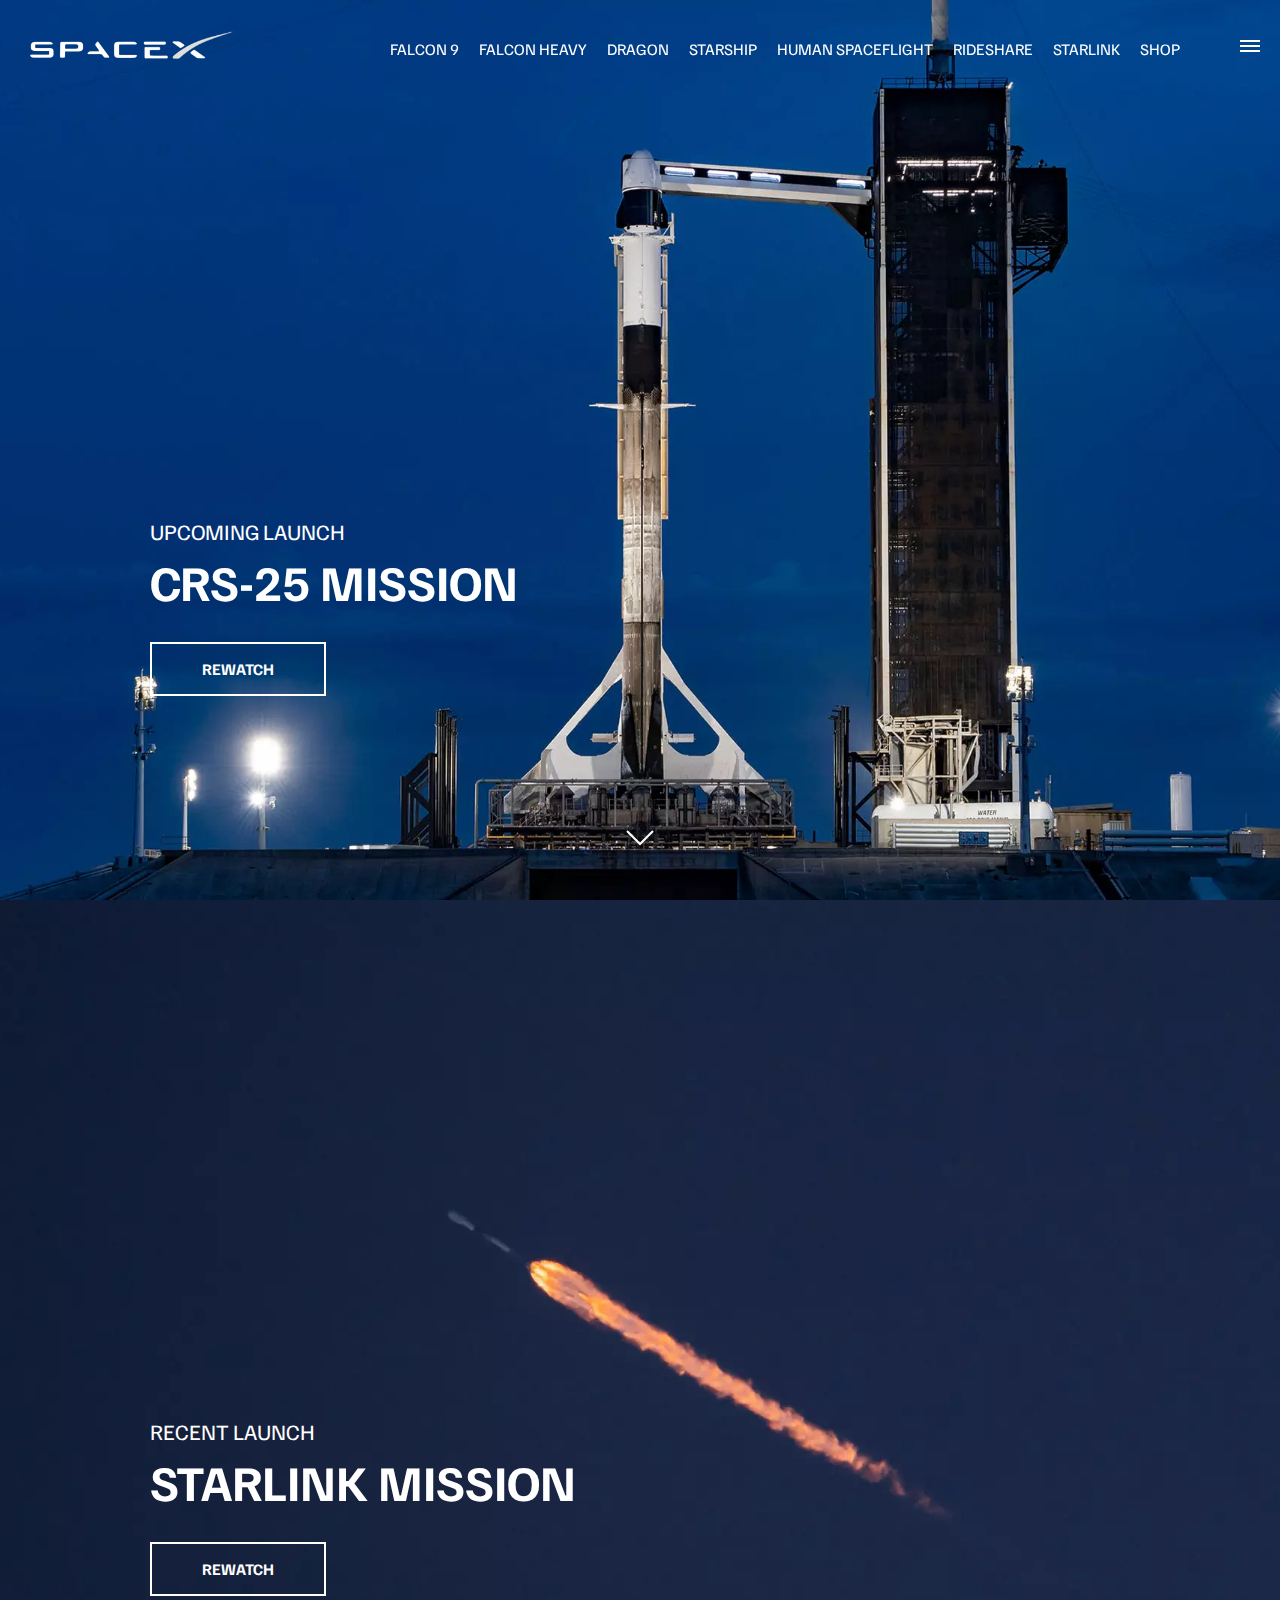
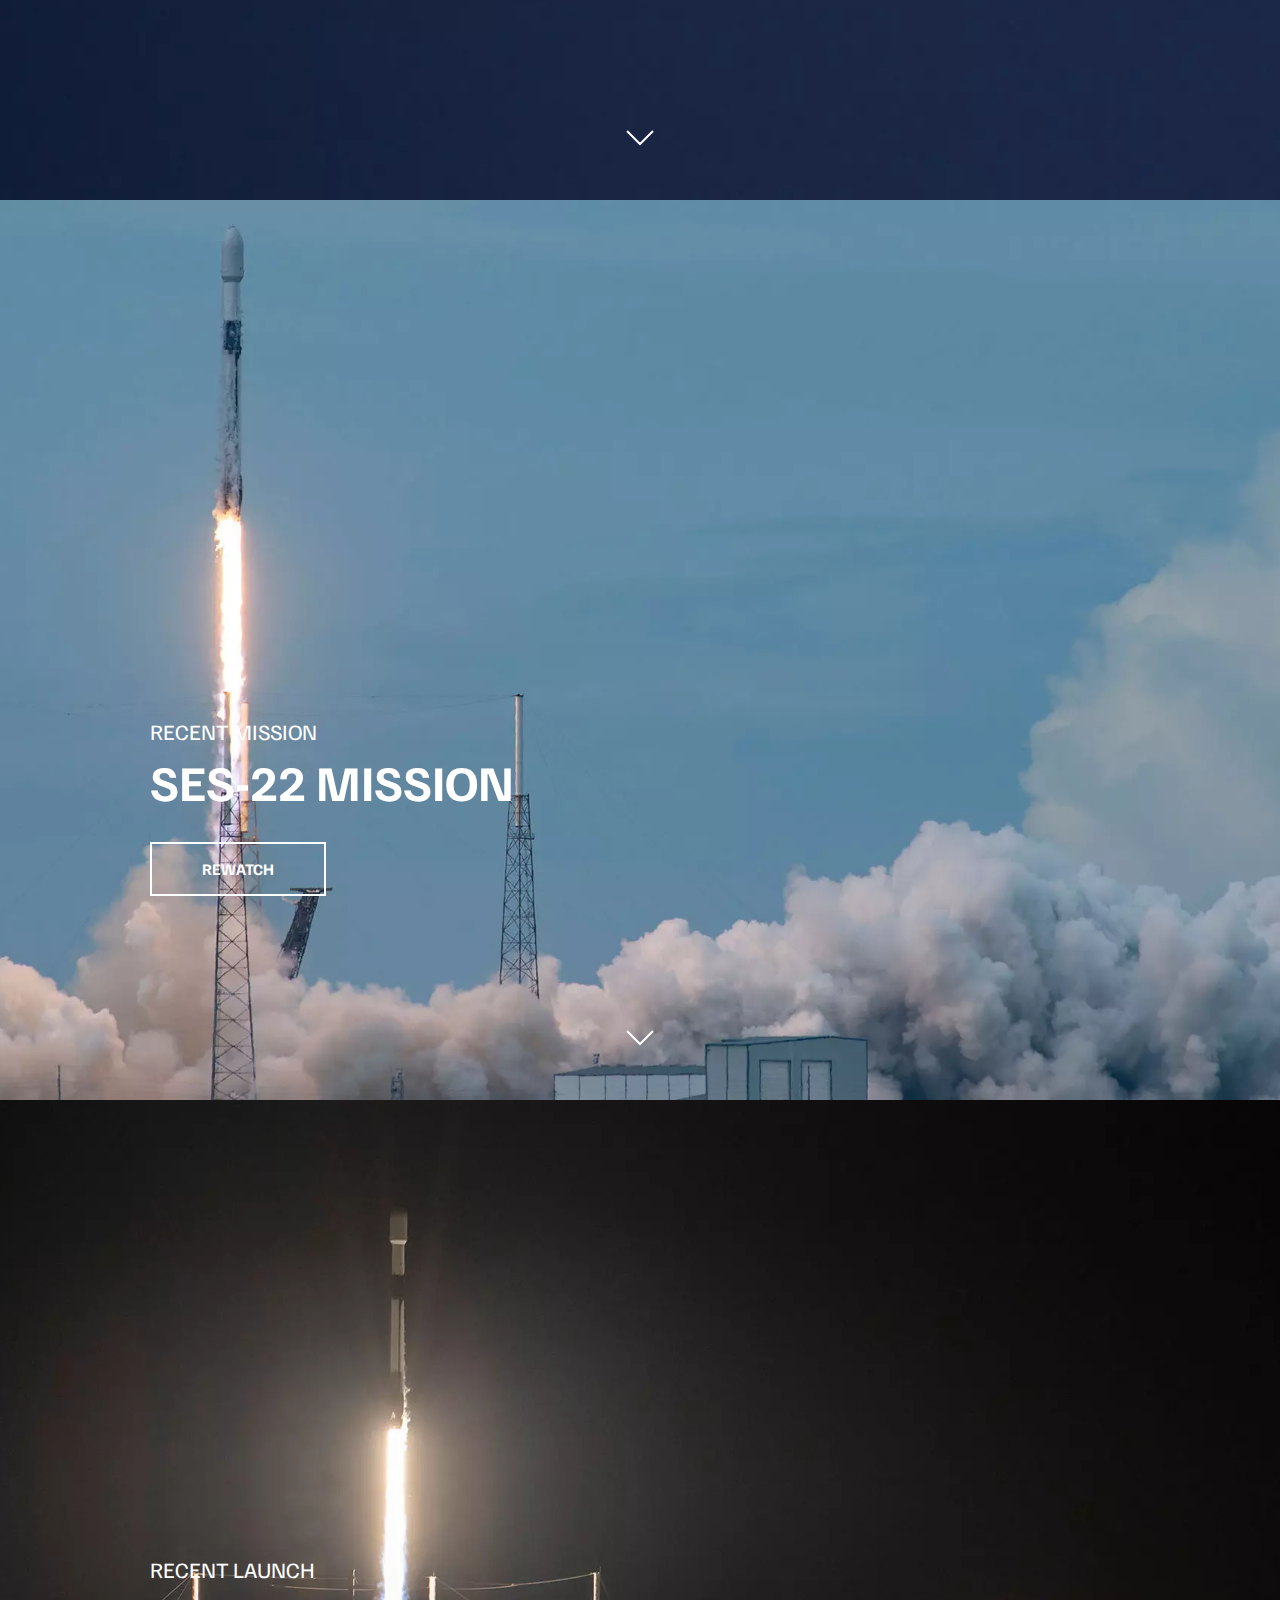
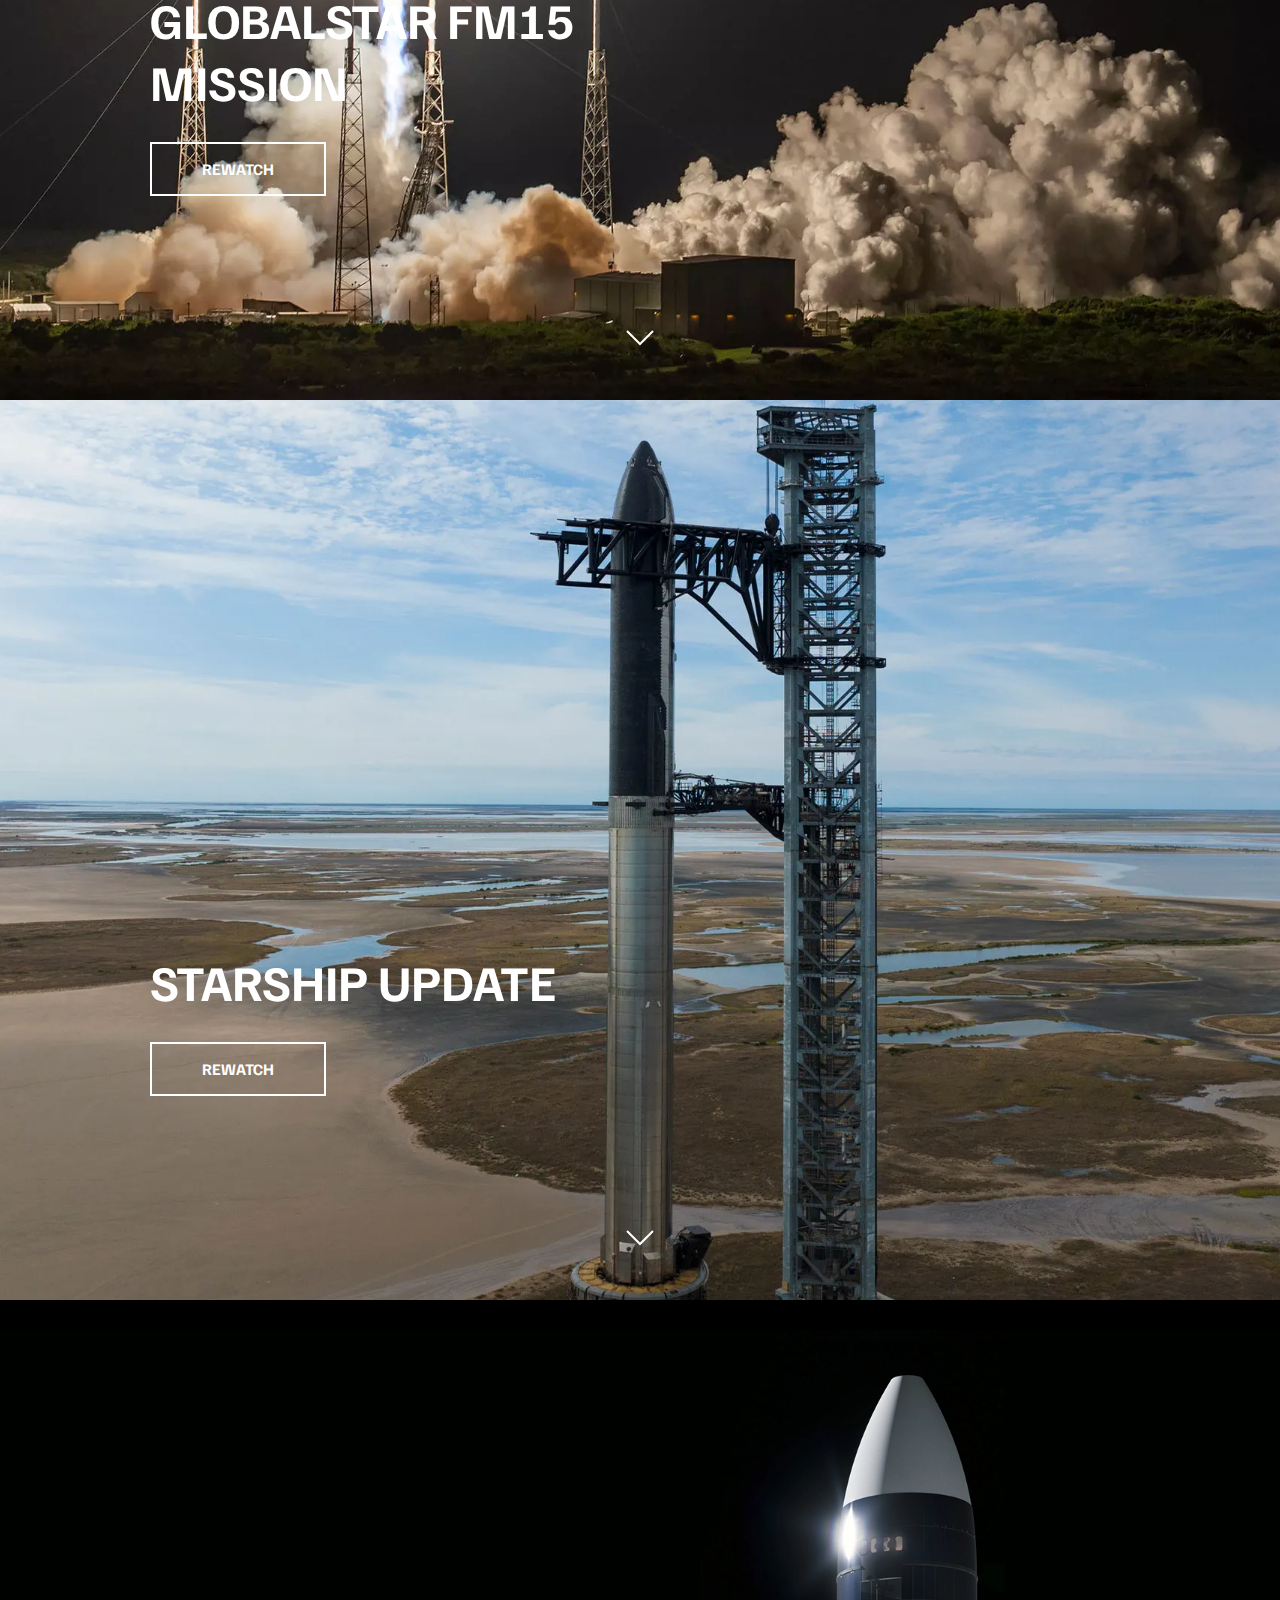
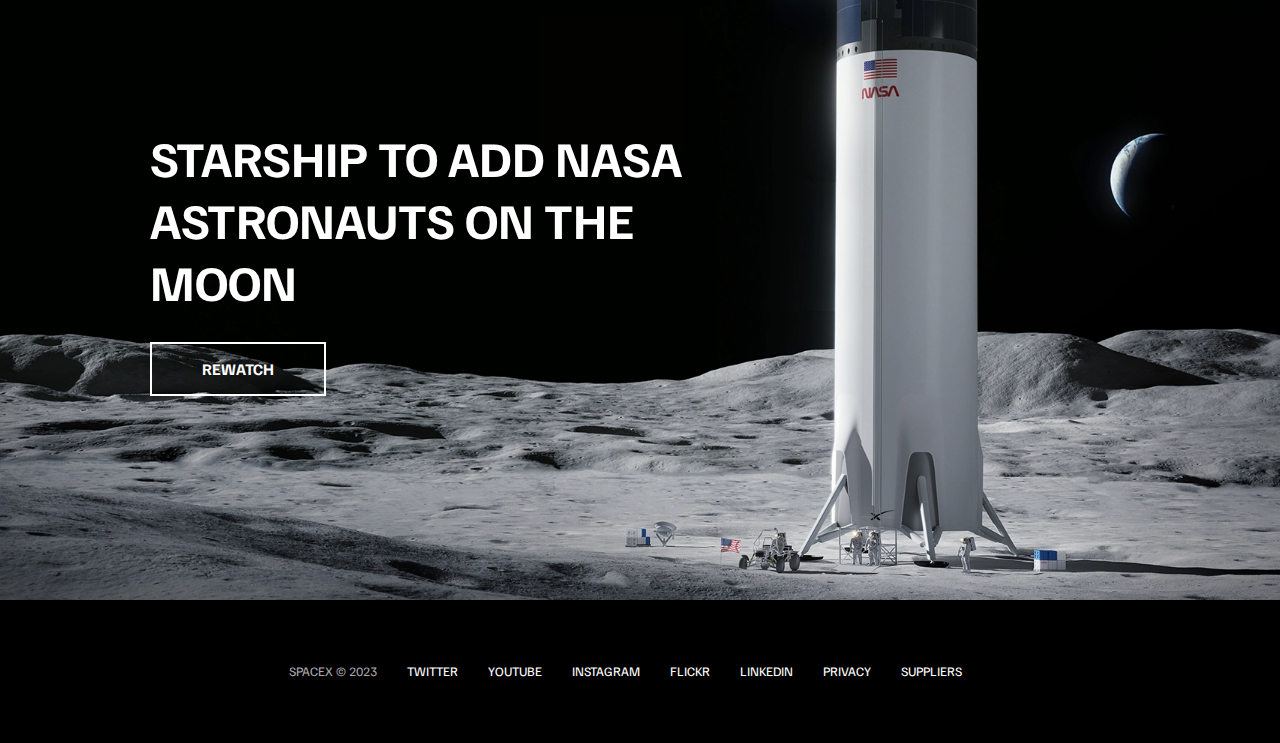
<file: index.html>
<!DOCTYPE html>
<html lang="en">
  <head>
    <meta charset="UTF-8" />
    <meta http-equiv="X-UA-Compatible" content="IE=edge" />
    <meta name="viewport" content="width=device-width, initial-scale=1.0" />
    <link rel="stylesheet" href="css/style.css" />
    <script src="js/script.js" defer></script>
    <link rel="icon" type="image/png"  href="./img/space-X_icon.png">
    <title>SpaceX</title>
  </head>
  <body>
    <div id="overlay"></div>
    <div id="mobile-menu" class="mobile-main-menu">
      <ul>
        <li><a href="#">Mission</a></li>
        <li><a href="#">Launches</a></li>
        <li><a href="#">Careers</a></li>
        <li><a href="#">Updates</a></li>
        <li><a href="#">Shop</a></li>

        <li class="mobile-only"><a href="falcon9.html">Falcon 9</a></li>
        <li class="mobile-only">
          <a href="falcon-heavy.html">Falcon Heavy</a>
        </li>
        <li class="mobile-only"><a href="dragon.html">Dragon</a></li>
        <li class="mobile-only"><a href="#">Starship</a></li>
        <li class="mobile-only"><a href="#">Human Spaceflight</a></li>
        <li class="mobile-only"><a href="#">Rideshare</a></li>
        <li class="mobile-only"><a href="#">Starlink</a></li>
      </ul>
    </div>
    <header class="main-header">
      <div class="logo">
        <a href="index.html">
          <img src="img/logo.png" alt="SpaceX" />
        </a>
      </div>
      <nav class="desktop-main-menu">
        <ul>
          <li><a href="falcon9.html">Falcon 9</a></li>
          <li><a href="falcon-heavy.html">Falcon Heavy</a></li>
          <li><a href="dragon.html">Dragon</a></li>
          <li><a href="#">Starship</a></li>
          <li><a href="#">Human Spaceflight</a></li>
          <li><a href="#">Rideshare</a></li>
          <li><a href="#">Starlink</a></li>
          <li><a href="#">Shop</a></li>
        </ul>
      </nav>
    </header>

    <!-- Hamburger Menu -->
    <button id="menu-btn" class="hamburger" type="button">
      <span class="hamburger-top"></span>
      <span class="hamburger-middle"></span>
      <span class="hamburger-bottom"></span>
    </button>

    <!-- Section A -->
    <section class="section-a">
      <div class="section-inner">
        <h4>Upcoming Launch</h4>
        <h2>CRS-25 Mission</h2>
        <a href="#" class="btn">
          <div class="hover"></div>
          <span>Rewatch</span>
        </a>
      </div>

      <div class="scroll-arrow">
        <svg width="30px" height="20px">
          <path
            stroke="#ffffff"
            fill="none"
            stroke-width="2px"
            d="M2.000,5.000 L15.000,18.000 L28.000,5.000 "
          ></path>
        </svg>
      </div>
    </section>

    <!-- Section B -->
    <section class="section-b">
      <div class="section-inner">
        <h4>Recent Launch</h4>
        <h2>Starlink Mission</h2>
        <a href="#" class="btn">
          <div class="hover"></div>
          <span>Rewatch</span>
        </a>
      </div>

      <div class="scroll-arrow">
        <svg width="30px" height="20px">
          <path
            stroke="#ffffff"
            fill="none"
            stroke-width="2px"
            d="M2.000,5.000 L15.000,18.000 L28.000,5.000 "
          ></path>
        </svg>
      </div>
    </section>

    <!-- Section C -->
    <section class="section-c">
      <div class="section-inner">
        <h4>Recent Mission</h4>
        <h2>SES-22 Mission</h2>
        <a href="#" class="btn">
          <div class="hover"></div>
          <span>Rewatch</span>
        </a>
      </div>

      <div class="scroll-arrow">
        <svg width="30px" height="20px">
          <path
            stroke="#ffffff"
            fill="none"
            stroke-width="2px"
            d="M2.000,5.000 L15.000,18.000 L28.000,5.000 "
          ></path>
        </svg>
      </div>
    </section>

    <!-- Section D -->
    <section class="section-d">
      <div class="section-inner">
        <h4>Recent Launch</h4>
        <h2>Globalstar FM15 Mission</h2>
        <a href="#" class="btn">
          <div class="hover"></div>
          <span>Rewatch</span>
        </a>
      </div>

      <div class="scroll-arrow">
        <svg width="30px" height="20px">
          <path
            stroke="#ffffff"
            fill="none"
            stroke-width="2px"
            d="M2.000,5.000 L15.000,18.000 L28.000,5.000 "
          ></path>
        </svg>
      </div>
    </section>

    <!-- Section E -->
    <section class="section-e">
      <div class="section-inner">
        <h2>Starship Update</h2>
        <a href="#" class="btn">
          <div class="hover"></div>
          <span>Rewatch</span>
        </a>
      </div>

      <div class="scroll-arrow">
        <svg width="30px" height="20px">
          <path
            stroke="#ffffff"
            fill="none"
            stroke-width="2px"
            d="M2.000,5.000 L15.000,18.000 L28.000,5.000 "
          ></path>
        </svg>
      </div>
    </section>

    <!-- Section F -->
    <section class="section-f">
      <div class="section-inner">
        <h2>Starship to add NASA astronauts on the moon</h2>
        <a href="#" class="btn">
          <div class="hover"></div>
          <span>Rewatch</span>
        </a>
      </div>
    </section>

    <footer>
      <ul>
        <li>SpaceX &copy; 2023</li>
        <li><a href="#">Twitter</a></li>
        <li><a href="#">YouTube</a></li>
        <li><a href="#">Instagram</a></li>
        <li><a href="#">Flickr</a></li>
        <li><a href="#">LinkedIn</a></li>
        <li><a href="#">Privacy</a></li>
        <li><a href="#">Suppliers</a></li>
      </ul>
    </footer>
  </body>
</html>
</file>
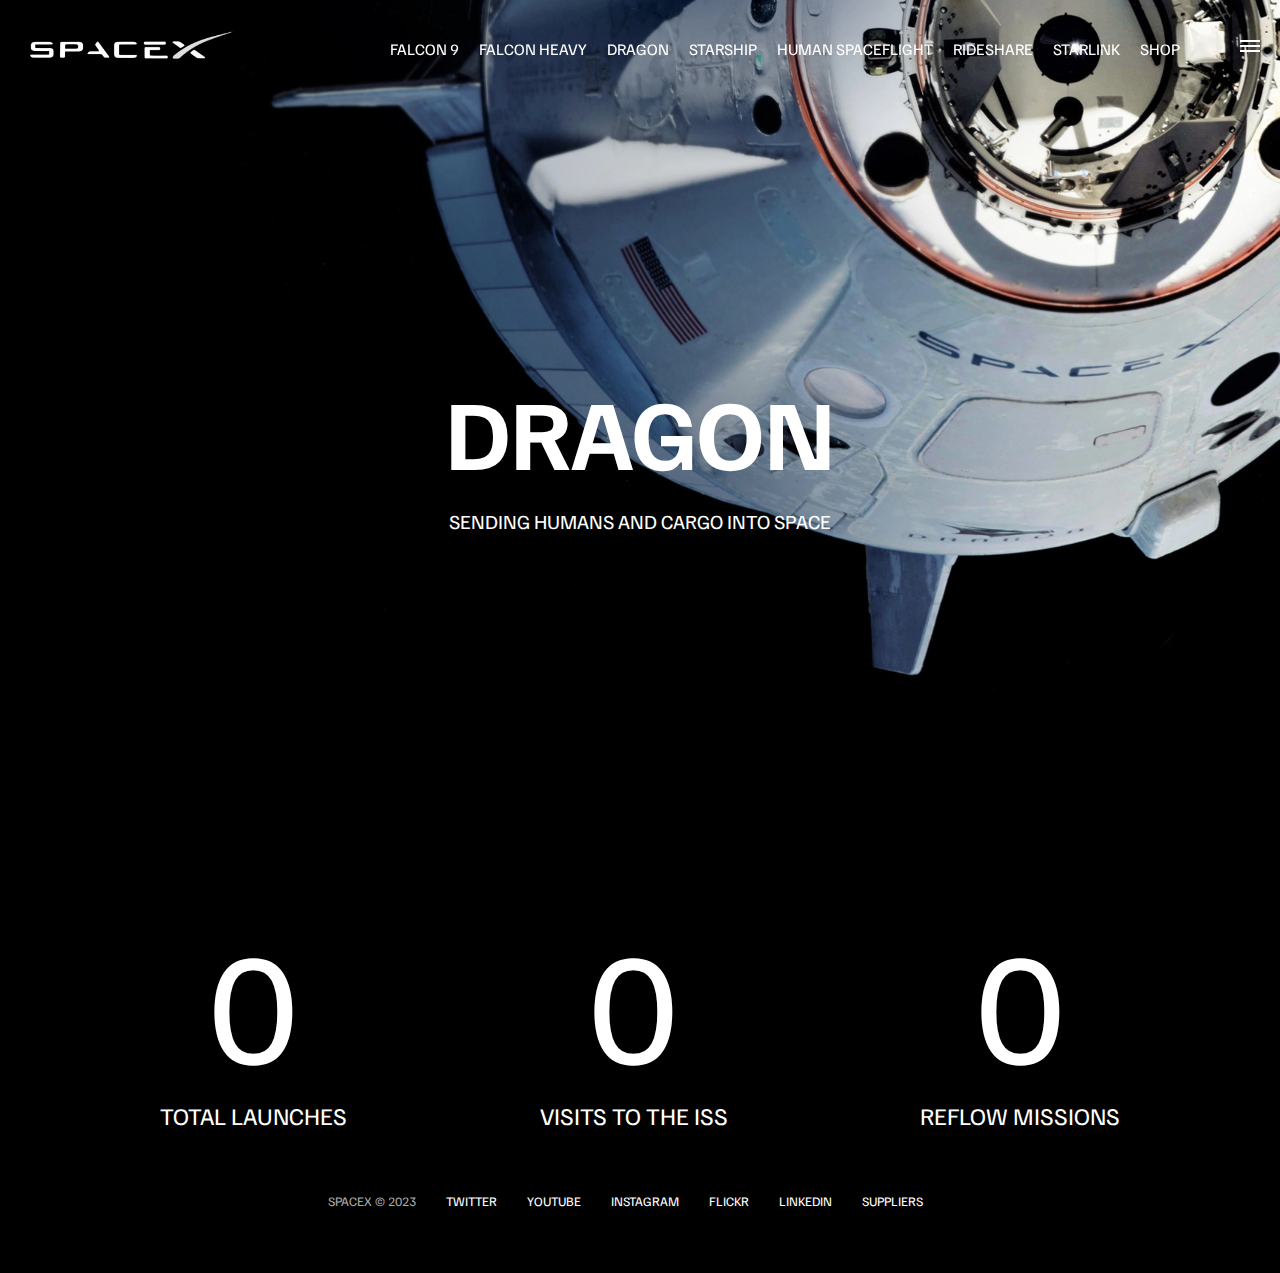
<file: dragon.html>
<!DOCTYPE html>
<html lang="en">
  <head>
    <meta charset="UTF-8" />
    <meta http-equiv="X-UA-Compatible" content="IE=edge" />
    <meta name="viewport" content="width=device-width, initial-scale=1.0" />
    <link rel="stylesheet" href="css/style.css" />
    <script src="js/script.js" defer></script>
    <title>SpaceX - Dragon</title>
  </head>
  <body>
    <div id="overlay"></div>
    <div id="mobile-menu" class="mobile-main-menu">
      <ul>
        <li><a href="#">Mission</a></li>
        <li><a href="#">Launches</a></li>
        <li><a href="#">Careers</a></li>
        <li><a href="#">Updates</a></li>
        <li><a href="#">Shop</a></li>

        <li class="mobile-only"><a href="falcon9.html">Falcon 9</a></li>
        <li class="mobile-only">
          <a href="falcon-heavy.html">Falcon Heavy</a>
        </li>
        <li class="mobile-only"><a href="dragon.html">Dragon</a></li>
        <li class="mobile-only"><a href="#">Starship</a></li>
        <li class="mobile-only"><a href="#">Human Spaceflight</a></li>
        <li class="mobile-only"><a href="#">Rideshare</a></li>
        <li class="mobile-only"><a href="#">Starlink</a></li>
      </ul>
    </div>
    <header class="main-header">
      <div class="logo">
        <a href="index.html">
          <img src="img/logo.png" alt="SpaceX" />
        </a>
      </div>
      <nav class="desktop-main-menu">
        <ul>
          <li><a href="falcon9.html">Falcon 9</a></li>
          <li><a href="falcon-heavy.html">Falcon Heavy</a></li>
          <li><a href="dragon.html">Dragon</a></li>
          <li><a href="#">Starship</a></li>
          <li><a href="#">Human Spaceflight</a></li>
          <li><a href="#">Rideshare</a></li>
          <li><a href="#">Starlink</a></li>
          <li><a href="#">Shop</a></li>
        </ul>
      </nav>
    </header>

    <!-- Hamburger Menu -->
    <button id="menu-btn" class="hamburger" type="button">
      <span class="hamburger-top"></span>
      <span class="hamburger-middle"></span>
      <span class="hamburger-bottom"></span>
    </button>

    <section class="section-animate bg-dragon"></section>
    <div class="section-inner-center">
      <h3>Dragon</h3>
      <p>Sending humans and cargo into space</p>
    </div>

    <div class="stats">
      <div>
        <span class="counter" data-target="34">0</span>
        <h4>Total Launches</h4>
      </div>
      <div>
        <span class="counter" data-target="31">0</span>
        <h4>Visits to the ISS</h4>
      </div>
      <div>
        <span class="counter" data-target="13">0</span>
        <h4>Reflow Missions</h4>
      </div>
    </div>

    <footer>
      <ul>
        <li>SpaceX &copy; 2023</li>
        <li><a href="#">Twitter</a></li>
        <li><a href="#">YouTube</a></li>
        <li><a href="#">Instagram</a></li>
        <li><a href="#">Flickr</a></li>
        <li><a href="#">LinkedIn</a></li>
        <li><a href="#">Suppliers</a></li>
      </ul>
    </footer>
  </body>
</html>
</file>
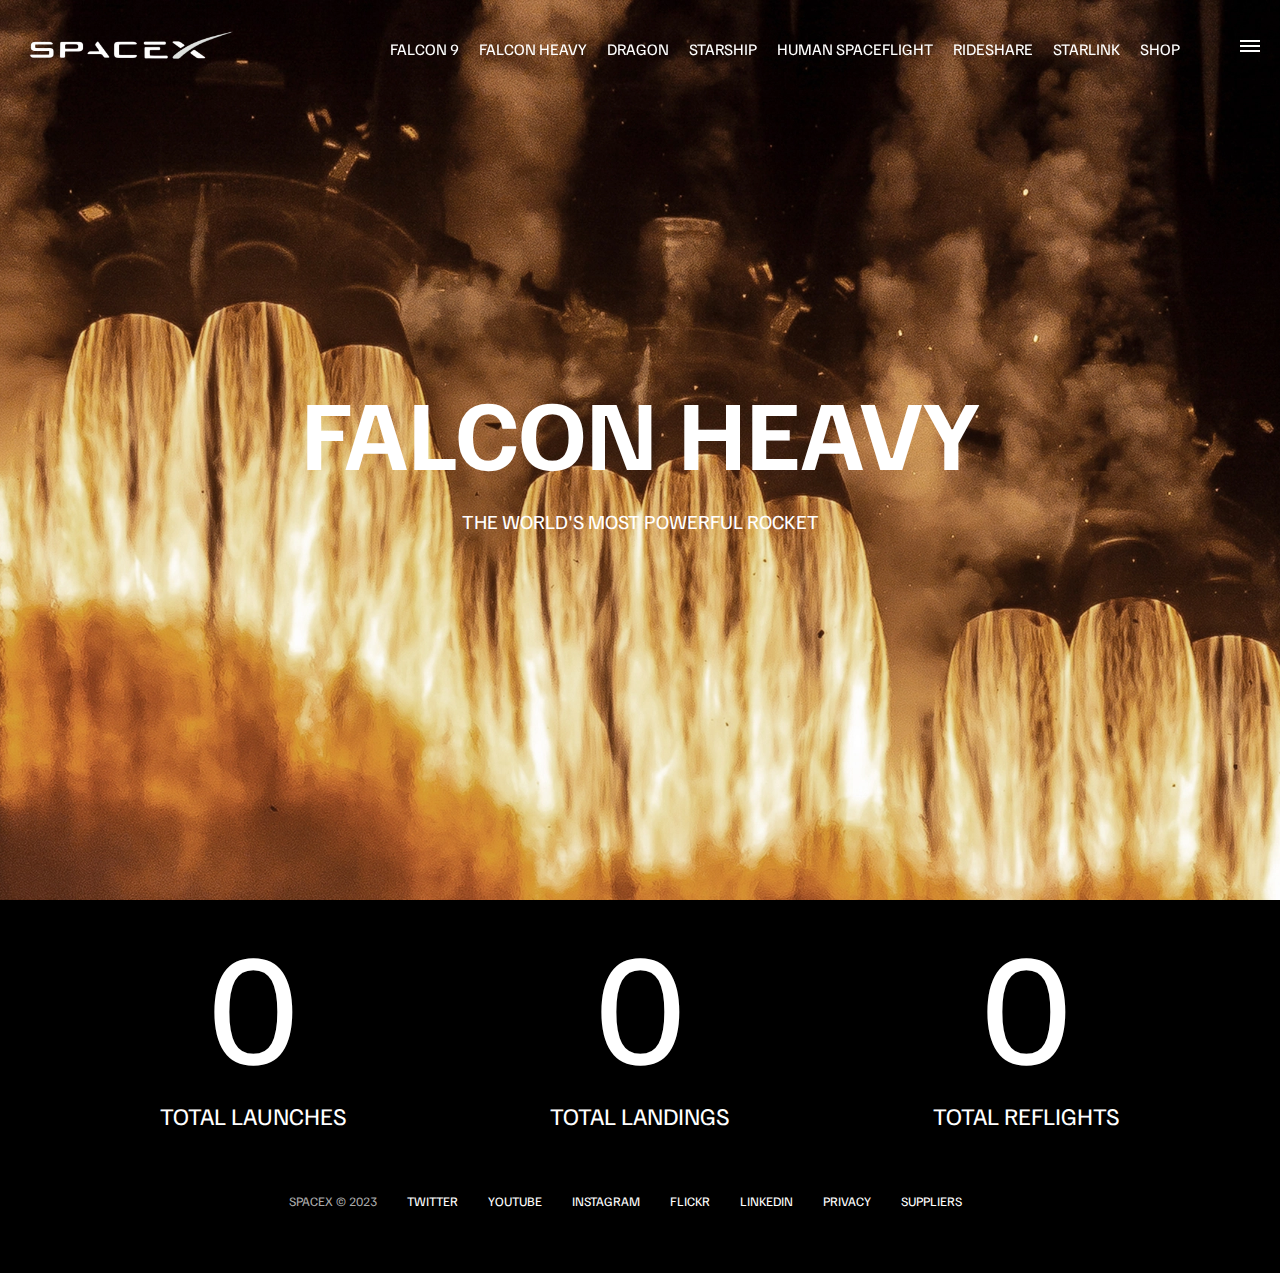
<file: falcon-heavy.html>
<!DOCTYPE html>
<html lang="en">
  <head>
    <meta charset="UTF-8" />
    <meta http-equiv="X-UA-Compatible" content="IE=edge" />
    <meta name="viewport" content="width=device-width, initial-scale=1.0" />
    <link rel="stylesheet" href="css/style.css" />
    <script src="js/script.js" defer></script>
    <title>SpaceX - Falcon Heavy</title>
  </head>
  <body>
    <div id="overlay"></div>
    <div id="mobile-menu" class="mobile-main-menu">
      <ul>
        <li><a href="#">Mission</a></li>
        <li><a href="#">Launches</a></li>
        <li><a href="#">Careers</a></li>
        <li><a href="#">Updates</a></li>
        <li><a href="#">Shop</a></li>

        <li class="mobile-only"><a href="falcon9.html">Falcon 9</a></li>
        <li class="mobile-only">
          <a href="falcon-heavy.html">Falcon Heavy</a>
        </li>
        <li class="mobile-only"><a href="dragon.html">Dragon</a></li>
        <li class="mobile-only"><a href="#">Starship</a></li>
        <li class="mobile-only"><a href="#">Human Spaceflight</a></li>
        <li class="mobile-only"><a href="#">Rideshare</a></li>
        <li class="mobile-only"><a href="#">Starlink</a></li>
      </ul>
    </div>
    <header class="main-header">
      <div class="logo">
        <a href="index.html">
          <img src="img/logo.png" alt="SpaceX" />
        </a>
      </div>
      <nav class="desktop-main-menu">
        <ul>
          <li><a href="falcon9.html">Falcon 9</a></li>
          <li><a href="falcon-heavy.html">Falcon Heavy</a></li>
          <li><a href="dragon.html">Dragon</a></li>
          <li><a href="#">Starship</a></li>
          <li><a href="#">Human Spaceflight</a></li>
          <li><a href="#">Rideshare</a></li>
          <li><a href="#">Starlink</a></li>
          <li><a href="#">Shop</a></li>
        </ul>
      </nav>
    </header>

    <!-- Hamburger Menu -->
    <button id="menu-btn" class="hamburger" type="button">
      <span class="hamburger-top"></span>
      <span class="hamburger-middle"></span>
      <span class="hamburger-bottom"></span>
    </button>

    <section class="section-animate bg-falcon-heavy"></section>
    <div class="section-inner-center">
      <h3>Falcon Heavy</h3>
      <p>The world's most powerful rocket</p>
    </div>

    <div class="stats">
      <div>
        <span class="counter" data-target="3">0</span>
        <h4>Total Launches</h4>
      </div>
      <div>
        <span class="counter" data-target="7">0</span>
        <h4>Total Landings</h4>
      </div>
      <div>
        <span class="counter" data-target="4">0</span>
        <h4>Total Reflights</h4>
      </div>
    </div>

    <footer>
      <ul>
        <li>SpaceX &copy; 2023</li>
        <li><a href="#">Twitter</a></li>
        <li><a href="#">YouTube</a></li>
        <li><a href="#">Instagram</a></li>
        <li><a href="#">Flickr</a></li>
        <li><a href="#">LinkedIn</a></li>
        <li><a href="#">Privacy</a></li>
        <li><a href="#">Suppliers</a></li>
      </ul>
    </footer>
  </body>
</html>
</file>
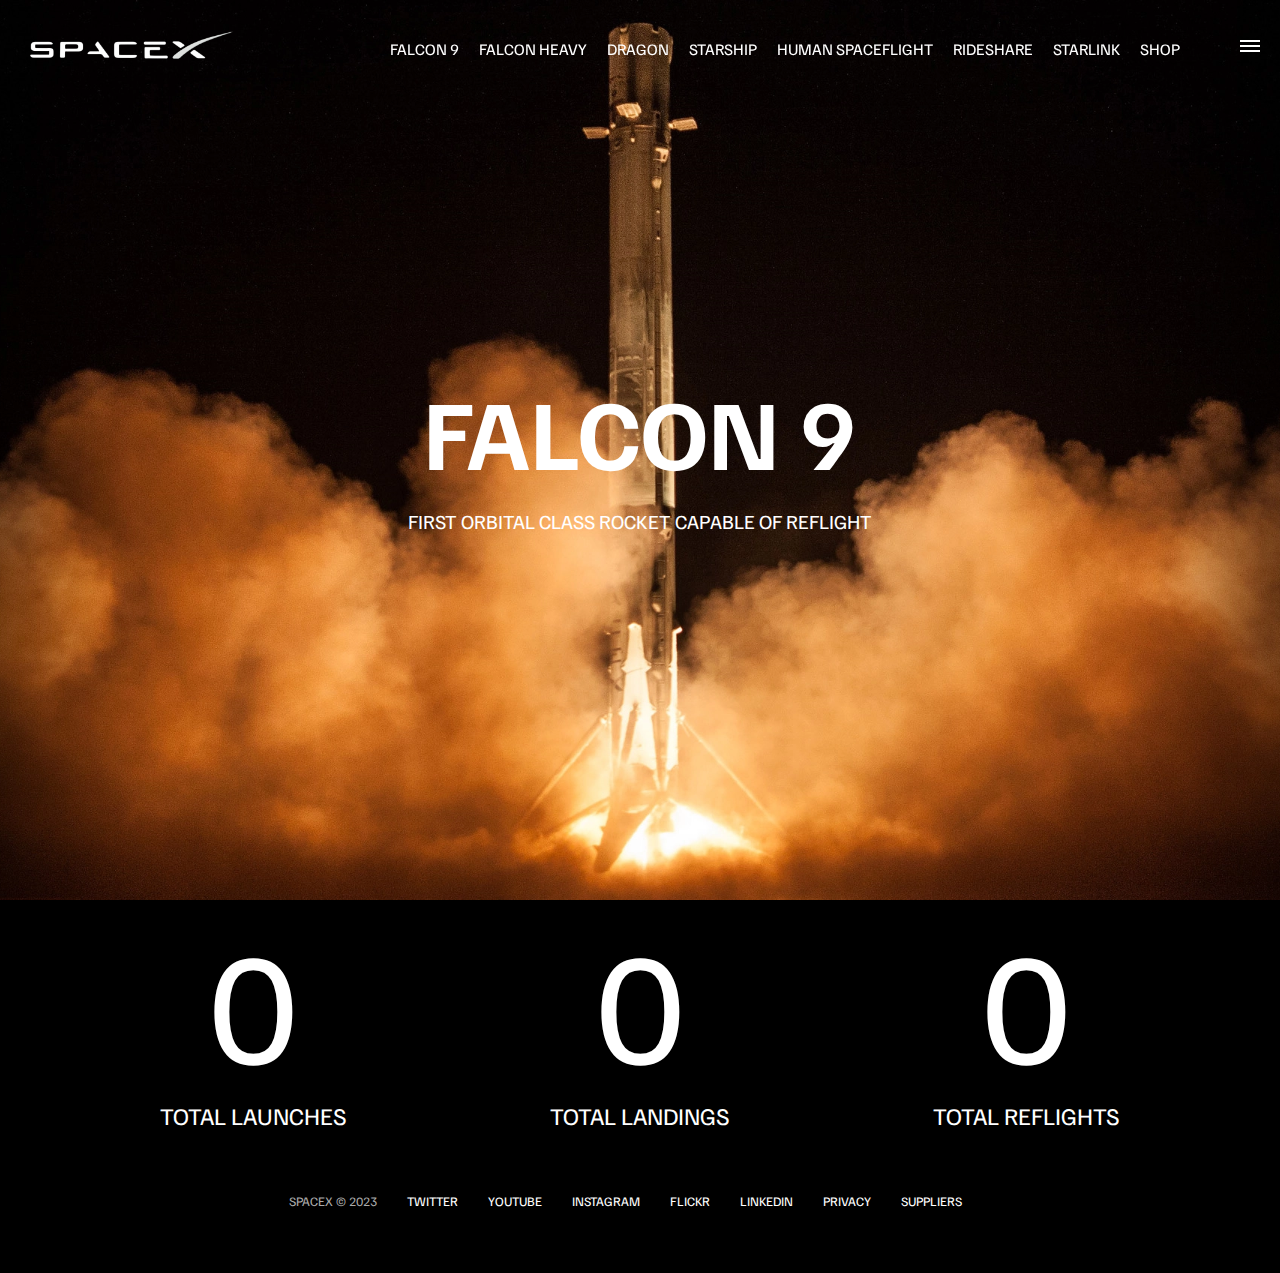
<file: falcon9.html>
<!DOCTYPE html>
<html lang="en">
  <head>
    <meta charset="UTF-8" />
    <meta http-equiv="X-UA-Compatible" content="IE=edge" />
    <meta name="viewport" content="width=device-width, initial-scale=1.0" />
    <link rel="stylesheet" href="css/style.css" />
    <script src="js/script.js" defer></script>
    <title>SpaceX - Falcon 9</title>
  </head>
  <body>
    <div id="overlay"></div>
    <div id="mobile-menu" class="mobile-main-menu">
      <ul>
        <li><a href="#">Mission</a></li>
        <li><a href="#">Launches</a></li>
        <li><a href="#">Careers</a></li>
        <li><a href="#">Updates</a></li>
        <li><a href="#">Shop</a></li>

        <li class="mobile-only"><a href="falcon9.html">Falcon 9</a></li>
        <li class="mobile-only">
          <a href="falcon-heavy.html">Falcon Heavy</a>
        </li>
        <li class="mobile-only"><a href="dragon.html">Dragon</a></li>
        <li class="mobile-only"><a href="#">Starship</a></li>
        <li class="mobile-only"><a href="#">Human Spaceflight</a></li>
        <li class="mobile-only"><a href="#">Rideshare</a></li>
        <li class="mobile-only"><a href="#">Starlink</a></li>
      </ul>
    </div>
    <header class="main-header">
      <div class="logo">
        <a href="index.html">
          <img src="img/logo.png" alt="SpaceX" />
        </a>
      </div>
      <nav class="desktop-main-menu">
        <ul>
          <li><a href="falcon9.html">Falcon 9</a></li>
          <li><a href="falcon-heavy.html">Falcon Heavy</a></li>
          <li><a href="dragon.html">Dragon</a></li>
          <li><a href="#">Starship</a></li>
          <li><a href="#">Human Spaceflight</a></li>
          <li><a href="#">Rideshare</a></li>
          <li><a href="#">Starlink</a></li>
          <li><a href="#">Shop</a></li>
        </ul>
      </nav>
    </header>

    <!-- Hamburger Menu -->
    <button id="menu-btn" class="hamburger" type="button">
      <span class="hamburger-top"></span>
      <span class="hamburger-middle"></span>
      <span class="hamburger-bottom"></span>
    </button>

    <section class="section-animate bg-falcon-9"></section>
    <div class="section-inner-center">
      <h3>Falcon 9</h3>
      <p>First orbital class rocket capable of reflight</p>
    </div>

    <div class="stats">
      <div>
        <span class="counter" data-target="3">0</span>
        <h4>Total Launches</h4>
      </div>
      <div>
        <span class="counter" data-target="7">0</span>
        <h4>Total Landings</h4>
      </div>
      <div>
        <span class="counter" data-target="4">0</span>
        <h4>Total Reflights</h4>
      </div>
    </div>

    <footer>
      <ul>
        <li>SpaceX &copy; 2023</li>
        <li><a href="#">Twitter</a></li>
        <li><a href="#">YouTube</a></li>
        <li><a href="#">Instagram</a></li>
        <li><a href="#">Flickr</a></li>
        <li><a href="#">LinkedIn</a></li>
        <li><a href="#">Privacy</a></li>
        <li><a href="#">Suppliers</a></li>
      </ul>
    </footer>
  </body>
</html>
</file>
<file: css/style.css>
@import url('https://fonts.googleapis.com/css2?family=Familjen+Grotesk:wght@400;600;700&display=swap');

*,
*::before,
*::after {
  margin: 0;
  padding: 0;
  box-sizing: border-box;
}

html {
	scroll-behavior: smooth;
}

body {
  font-family: 'Familjen Grotesk', sans-serif;
  background: #000;
  color: #fff;
}

a {
  text-decoration: none;
  color: #fff;
}

ul {
  list-style: none;
}

/* Header/Navbar */
.main-header {
  position: fixed;
  top: 0;
  left: 0;
  width: 100%;
  z-index: 3;
  display: flex;
  justify-content: space-between;
  align-items: center;
  text-transform: uppercase;
  height: 100px;
  padding: 0 30px;
}

/* Logo */
.logo {
  width: 210px;
  height: auto;
}

.logo img {
  display: block;
  width: 100%;
  height: auto;
}

/* Desktop Menu */
.desktop-main-menu {
  margin-right: 50px;
}

.desktop-main-menu ul {
  display: flex;
}

.desktop-main-menu ul li {
  position: relative;
  margin-right: 20px;
  padding-bottom: 2px;
}

/* Menu item bottom border */
.desktop-main-menu ul li a::after {
  content: '';
  position: absolute;
  bottom: 0;
  left: 0;
  width: 100%;
  height: 1px;
  background: #fff;
  transform: scaleX(0);
  transition: transform 0.6s cubic-bezier(0.19, 1, 0.22, 1);
  transform-origin: right center;
}

.desktop-main-menu ul li a:hover::after {
  transform: scaleX(1);
  transform-origin: left center;
  transition-duration: 0.4s;
}

/* Sections */
section {
  position: relative;
  height: 100vh;
  background-position: center center;
  background-repeat: no-repeat;
  background-size: cover;
  text-transform: uppercase;
}

.section-inner {
  position: absolute;
  bottom: 200px;
  left: 150px;
  max-width: 560px;
}

.section-inner h4 {
  font-size: 22px;
  margin-bottom: 5px;
  font-weight: 300;
  animation: fadeInUp 0.5s ease-in-out;
}

.section-inner h2 {
  font-size: 50px;
  font-weight: 700;
  margin-bottom: 20px;
  animation: fadeInUp 0.5s ease-in-out 0.2s;
  animation-fill-mode: both; // Stop from showing at start
}

.section-inner a {
  animation: fadeInUp 0.5s ease-in-out 0.4s;
  animation-fill-mode: both; // Stop from showing at start
}

/* Background images */
.section-a {
  background-image: url('../img/section-a.webp');
}
.section-b {
  background-image: url('../img/section-b.webp');
}
.section-c {
  background-image: url('../img/section-c.webp');
}
.section-d {
  background-image: url('../img/section-d.webp');
}
.section-e {
  background-image: url('../img/section-e.webp');
}
.section-f {
  background-image: url('../img/section-f.webp');
}

.btn {
  position: relative;
  display: inline-block;
  cursor: pointer;
  text-align: center;
  min-width: 130px;
  padding: 15px 50px;
  margin-top: 10px;
  border: 2px solid #fff;
  text-transform: uppercase;
  font-weight: bold;
  overflow: hidden;
  z-index: 2;
}

.btn:hover span {
  color: #000;
}

.btn .hover {
  position: absolute;
  top: 0;
  left: 0;
  width: 100%;
  height: 100%;
  background-color: #fff;
  color: #000;
  z-index: -1;
  transform: translateY(100%);
  transition: transform 0.6s cubic-bezier(0.19, 1, 0.22, 1);
}

.btn:hover .hover {
  transform: translateY(0);
}

.scroll-arrow {
  position: absolute;
  bottom: 50px;
  left: 50%;
  transform: translateX(-50%);
  animation: fadeBounce 5s infinite;
}

/* Footer */
footer {
  position: relative;
  padding: 55px 0;
}

footer ul {
  display: flex;
  justify-content: center;
  align-items: center;
  flex-wrap: wrap;
}

footer ul li {
  margin-right: 30px;
  color: #aaa;
  text-transform: uppercase;
  font-size: 13px;
  line-height: 2.5;
}

footer ul li a {
  color: #fff;
  transition: color 0.6s;
}

footer ul li a:hover {
  color: #aaa;
}

/* Hamburger Menu */
.hamburger {
  position: fixed;
  top: 40px;
  right: 20px;
  z-index: 10;
  cursor: pointer;
  width: 20px;
  height: 20px;
  background: none;
  border: none;
}

.hamburger-top,
.hamburger-middle,
.hamburger-bottom {
  position: absolute;
  width: 20px;
  height: 2px;
  top: 0;
  left: 0;
  background: #fff;
  transition: all 0.5s;
}

.hamburger-middle {
  transform: translateY(5px);
}

.hamburger-bottom {
  transform: translateY(10px);
}

/* Transition hamburger to X when open */
.open {
  transform: rotate(90deg);
}

.open .hamburger-top {
  transform: rotate(45deg) translateY(6px) translateX(6px);
}

.open .hamburger-middle {
  display: none;
}

.open .hamburger-bottom {
  transform: rotate(-45deg) translateY(6px) translateX(-6px);
}

/* Overlay */
.overlay-show {
  position: fixed;
  top: 0;
  left: 0;
  width: 100%;
  height: 100%;
  background-color: rgba(0, 0, 0, 0.5);
  z-index: 3;
}

/* Stop body scroll */
.stop-scrolling {
  overflow: hidden;
}

/* Hide mobile main menu items */
.mobile-only {
  display: none;
}

/* Mobile menu */
.mobile-main-menu {
  position: fixed;
  top: 0;
  right: 0;
  width: 350px;
  height: 100%;
  background: #000;
  z-index: 4;
  display: flex;
  align-items: center;
  justify-content: center;
  transform: translateX(100%);
  transition: transform 0.6s cubic-bezier(0.19, 1, 0.22, 1);
}

/* Bring menu from right */
.show-menu {
  transform: translateX(0);
}

.mobile-main-menu ul {
  display: flex;
  flex-direction: column;
  align-items: end;
  justify-content: center;
  padding: 50px;
  width: 100%;
}

.mobile-main-menu ul li {
  margin-bottom: 20px;
  font-size: 18px;
  text-transform: uppercase;
  border-bottom: 1px #555 dotted;
  width: 100%;
  text-align: right;
  padding-bottom: 8px;
}

.mobile-main-menu ul li a {
  color: #fff;
  transition: color 0.6s;
}

.mobile-main-menu ul li a:hover {
  color: #aaa;
}

/* Inner Pages */
.bg-falcon-9 {
  background-image: url('../img/falcon-9.webp');
}

.bg-falcon-heavy {
  background-image: url('../img/falcon-heavy.webp');
}

.bg-dragon {
  background-image: url('../img/dragon.webp');
}

.section-animate {
  animation: fadeIn 2s ease-in-out;
}

.section-inner-center {
  position: absolute;
  top: 50%;
  left: 50%;
  transform: translate(-50%, -50%);
  text-transform: uppercase;
  text-align: center;
  width: 80%;
}

.section-inner-center h3 {
  font-size: 100px;
  margin-bottom: 15px;
  animation: fadeInUp 0.5s ease-in-out;
}

.section-inner-center p {
  font-size: 20px;
  animation: fadeInUp 0.5s ease-in-out 0.2s;
  animation-fill-mode: both;
}

/* Stats */
.stats {
  max-width: 960px;
  margin: 0 auto;
  display: flex;
  align-items: center;
  justify-content: space-between;
  text-align: center;
  text-transform: uppercase;
}

.stats div span {
  font-size: 160px;
}

.stats div h4 {
  font-size: 24px;
  font-weight: 300;
}

/* Animations */

@keyframes fadeInUp {
  0% {
    opacity: 0;
    transform: translateY(140px);
  }

  100% {
    opacity: 1;
    transform: translateY(0);
  }
}

@keyframes fadeIn {
  0% {
    opacity: 0;
  }

  100% {
    opacity: 1;
  }
}

@keyframes fadeBounce {
  0%,
  20%,
  50%,
  80%,
  100% {
    opacity: 0;
    transform: translateY(-20px);
  }

  40% {
    opacity: 1;
    transform: translateY(0);
  }
}

/* Media Queries */

@media (max-width: 960px) {
  /* Hide desktop menu */
  .desktop-main-menu {
    display: none;
  }

  /* Show main mobile items */
  .mobile-only {
    display: block;
  }

  .section-inner-center h3 {
    font-size: 75px;
  }
}

@media (max-width: 600px) {
  .section-inner {
    bottom: 75px;
    left: 20px;
  }

  .section-inner h2 {
    font-size: 40px;
  }

  footer ul li:first-child {
    position: absolute;
    top: 30px;
    left: 50%;
    transform: translate(-50%, -50%);
  }

  footer ul li {
    margin-right: 15px;
  }

  .logo {
    width: 150px;
    margin: auto;
  }

  .section-inner-center h3 {
    font-size: 50px;
  }

  /* Stats */
  .stats {
    flex-direction: column;
  }

  .stats div {
    margin-bottom: 20px;
  }
}
</file>
